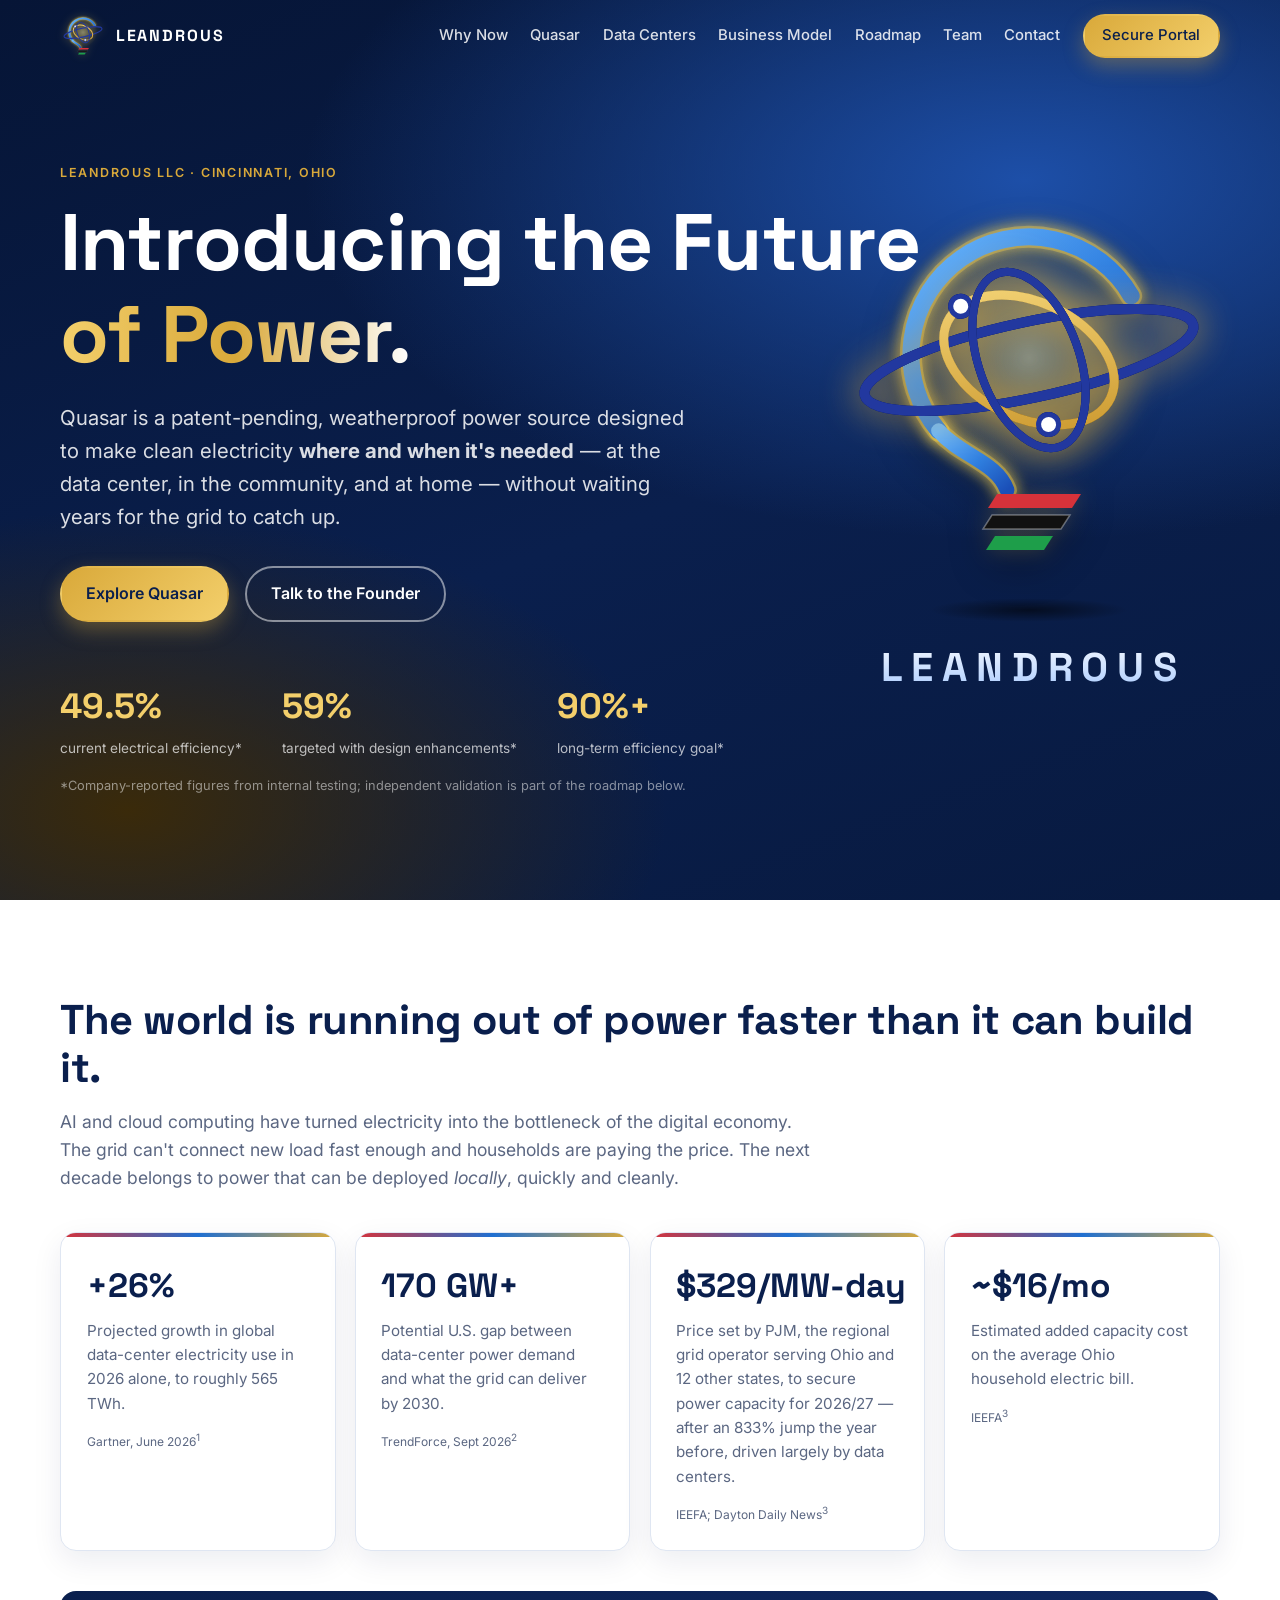
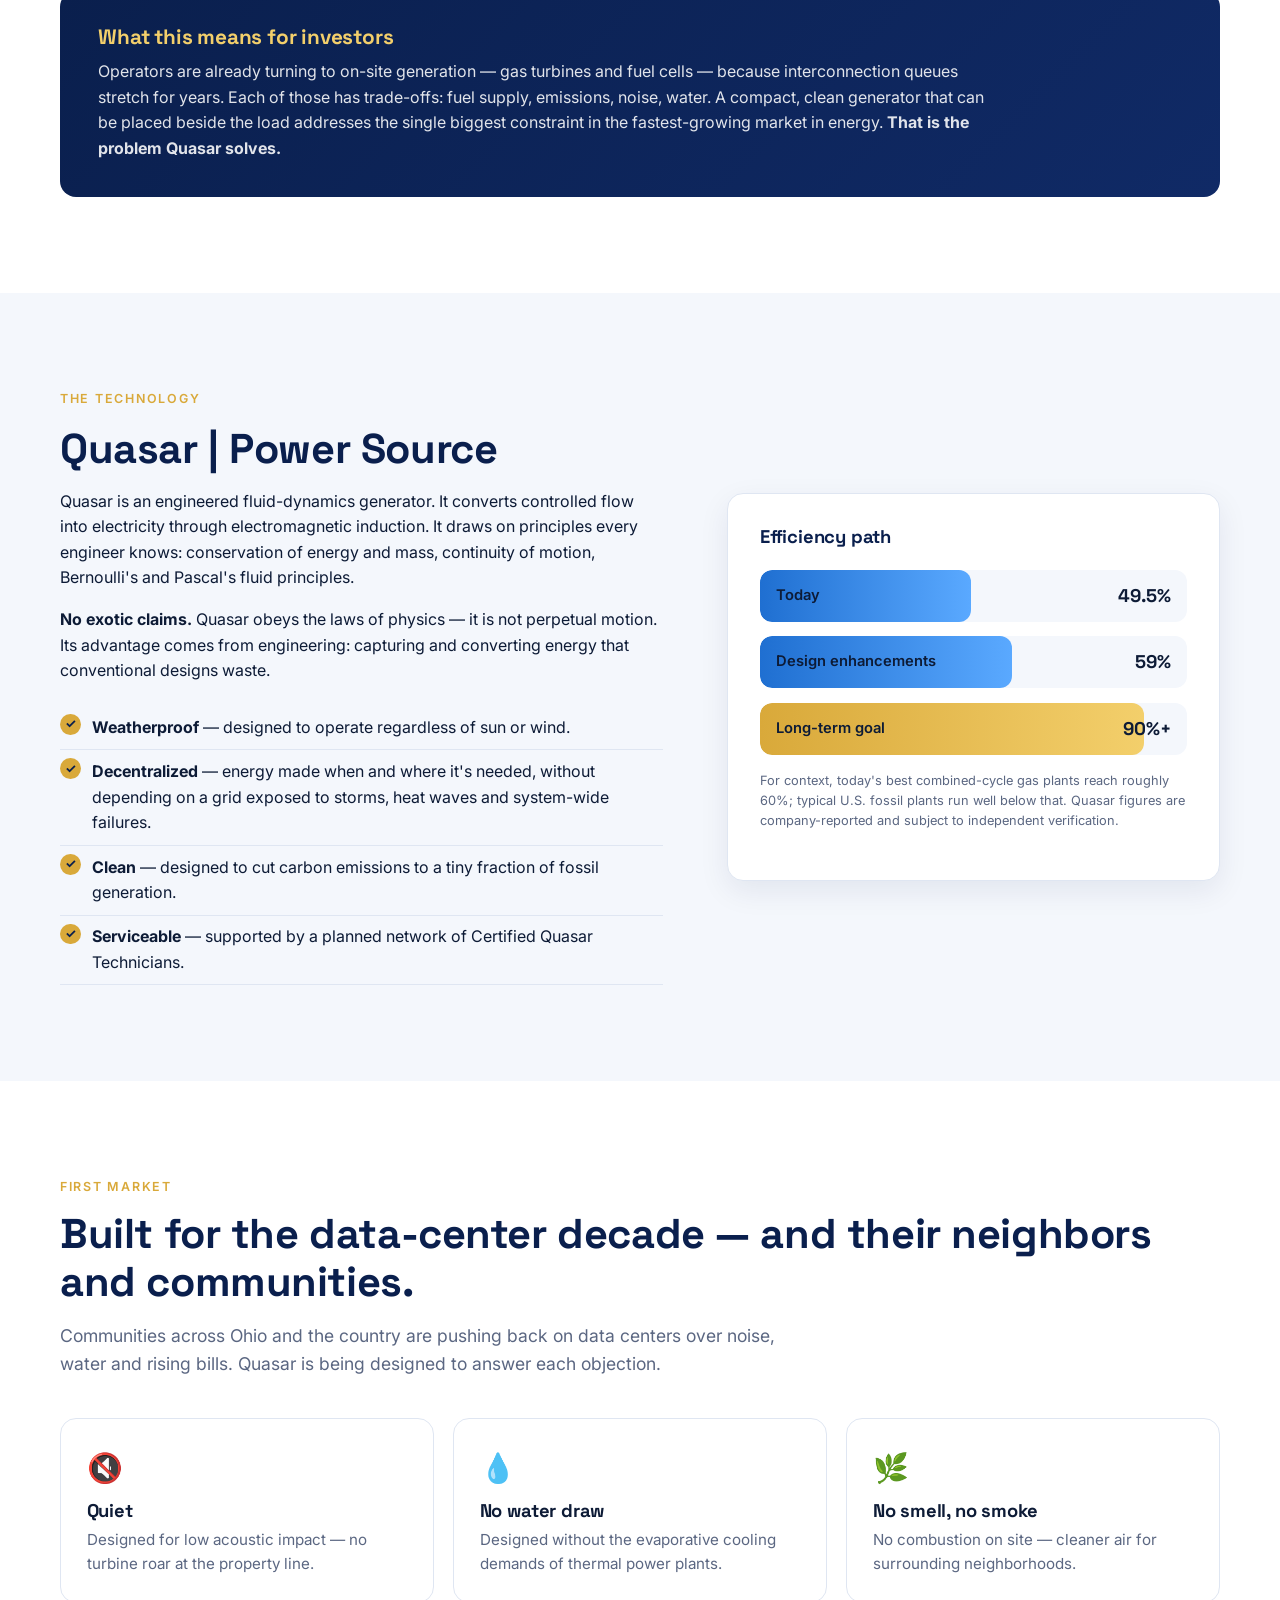
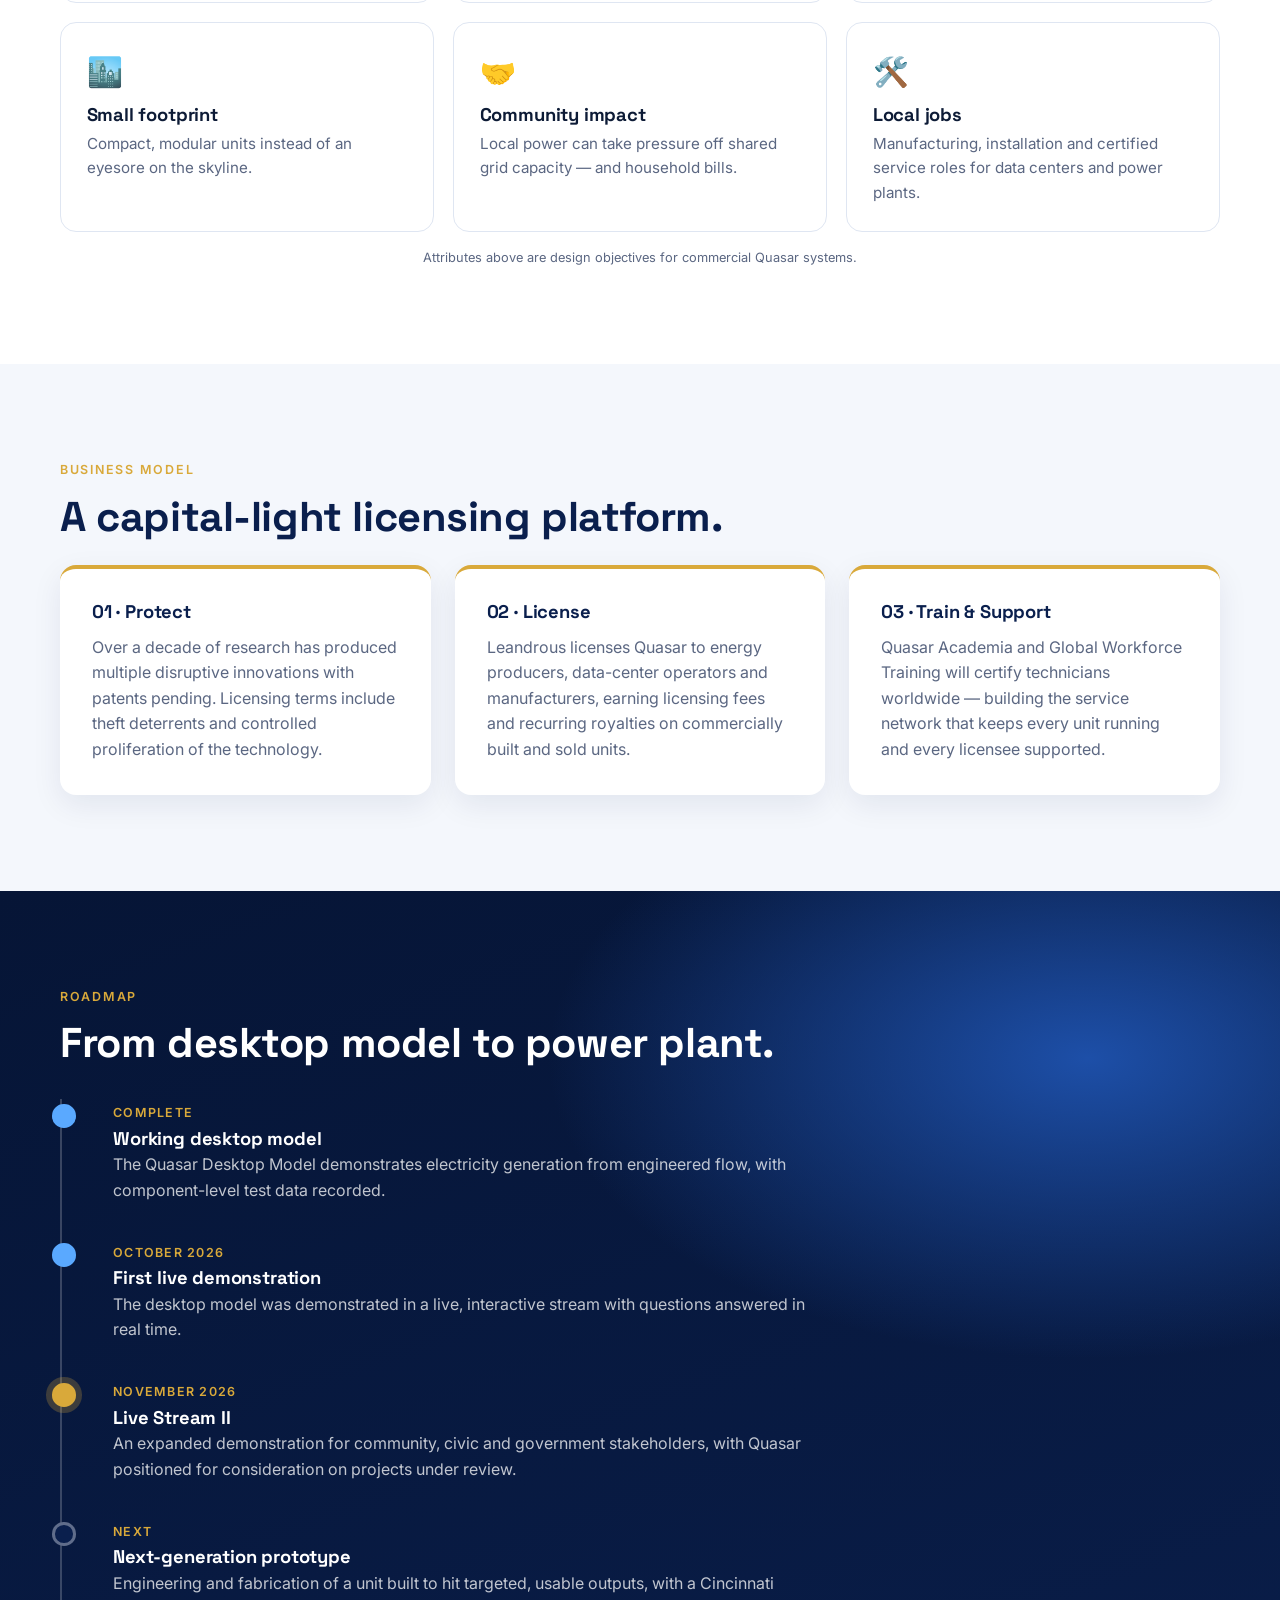
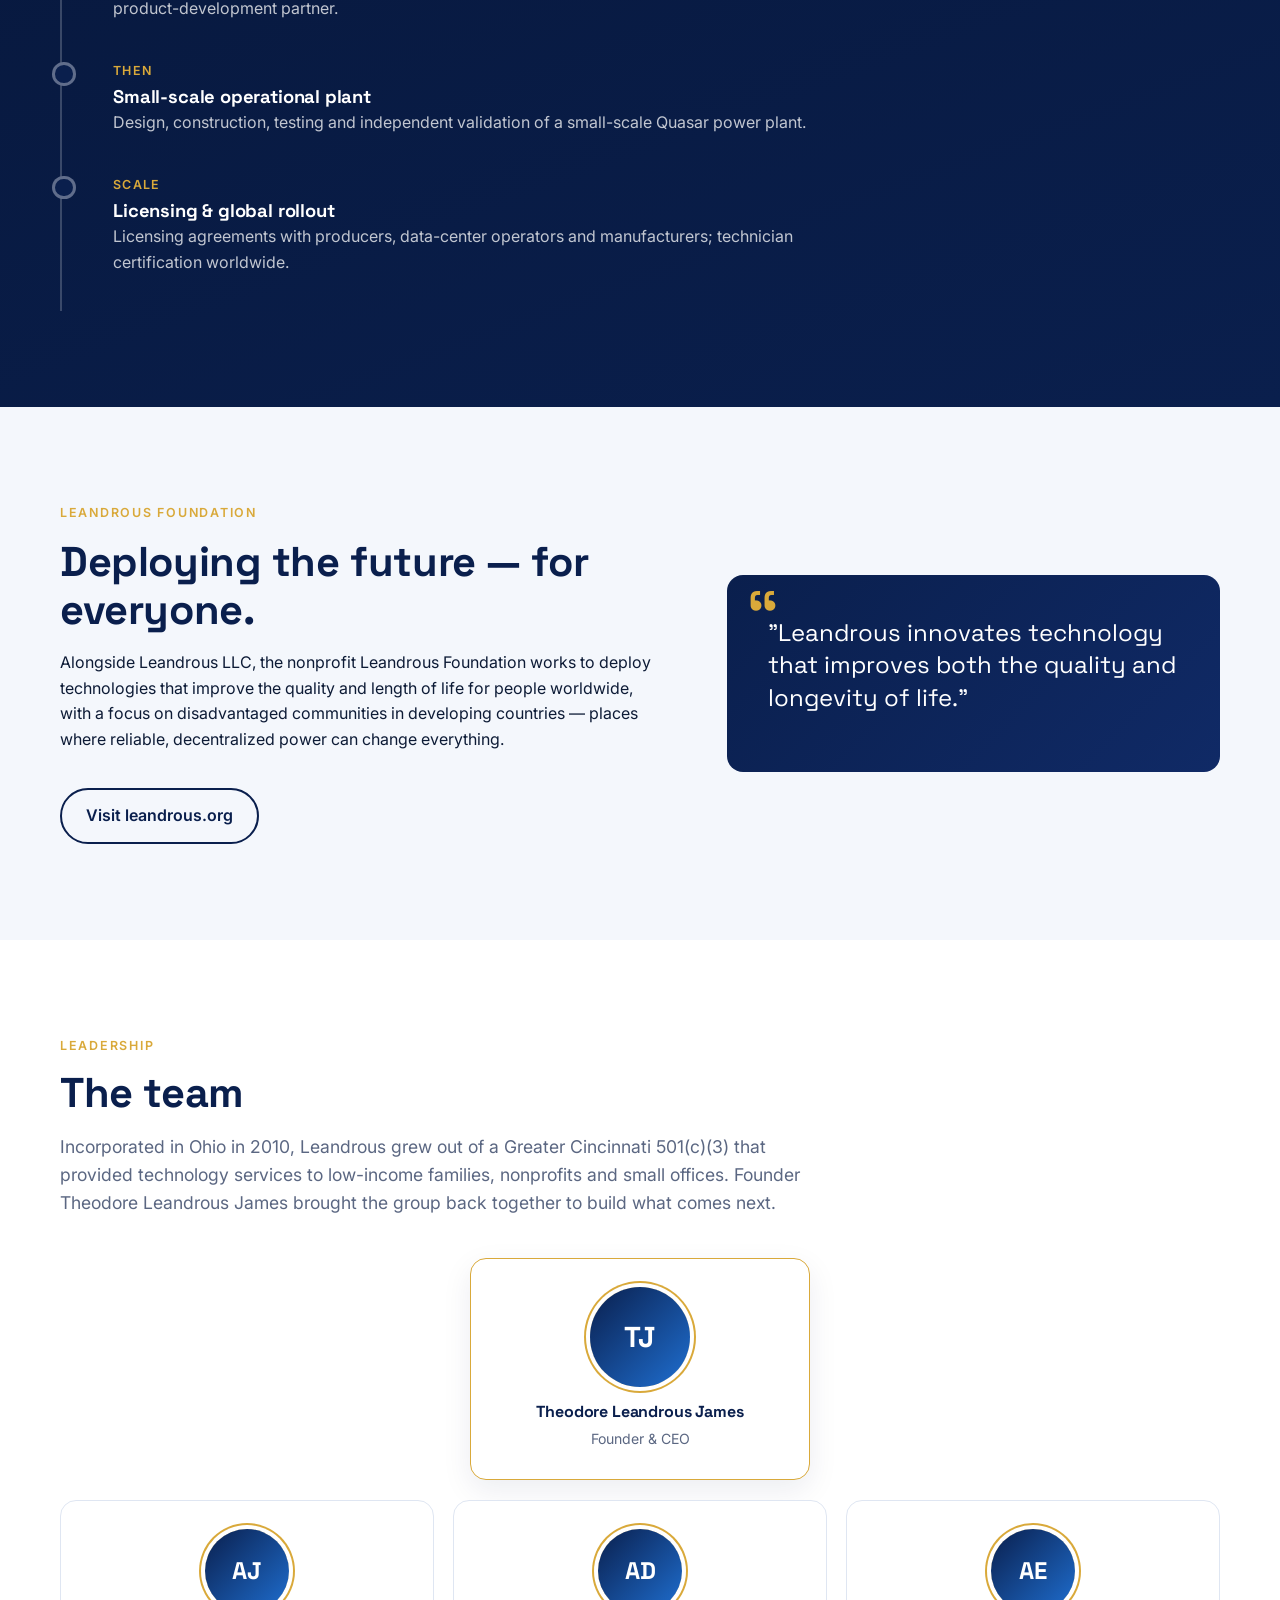
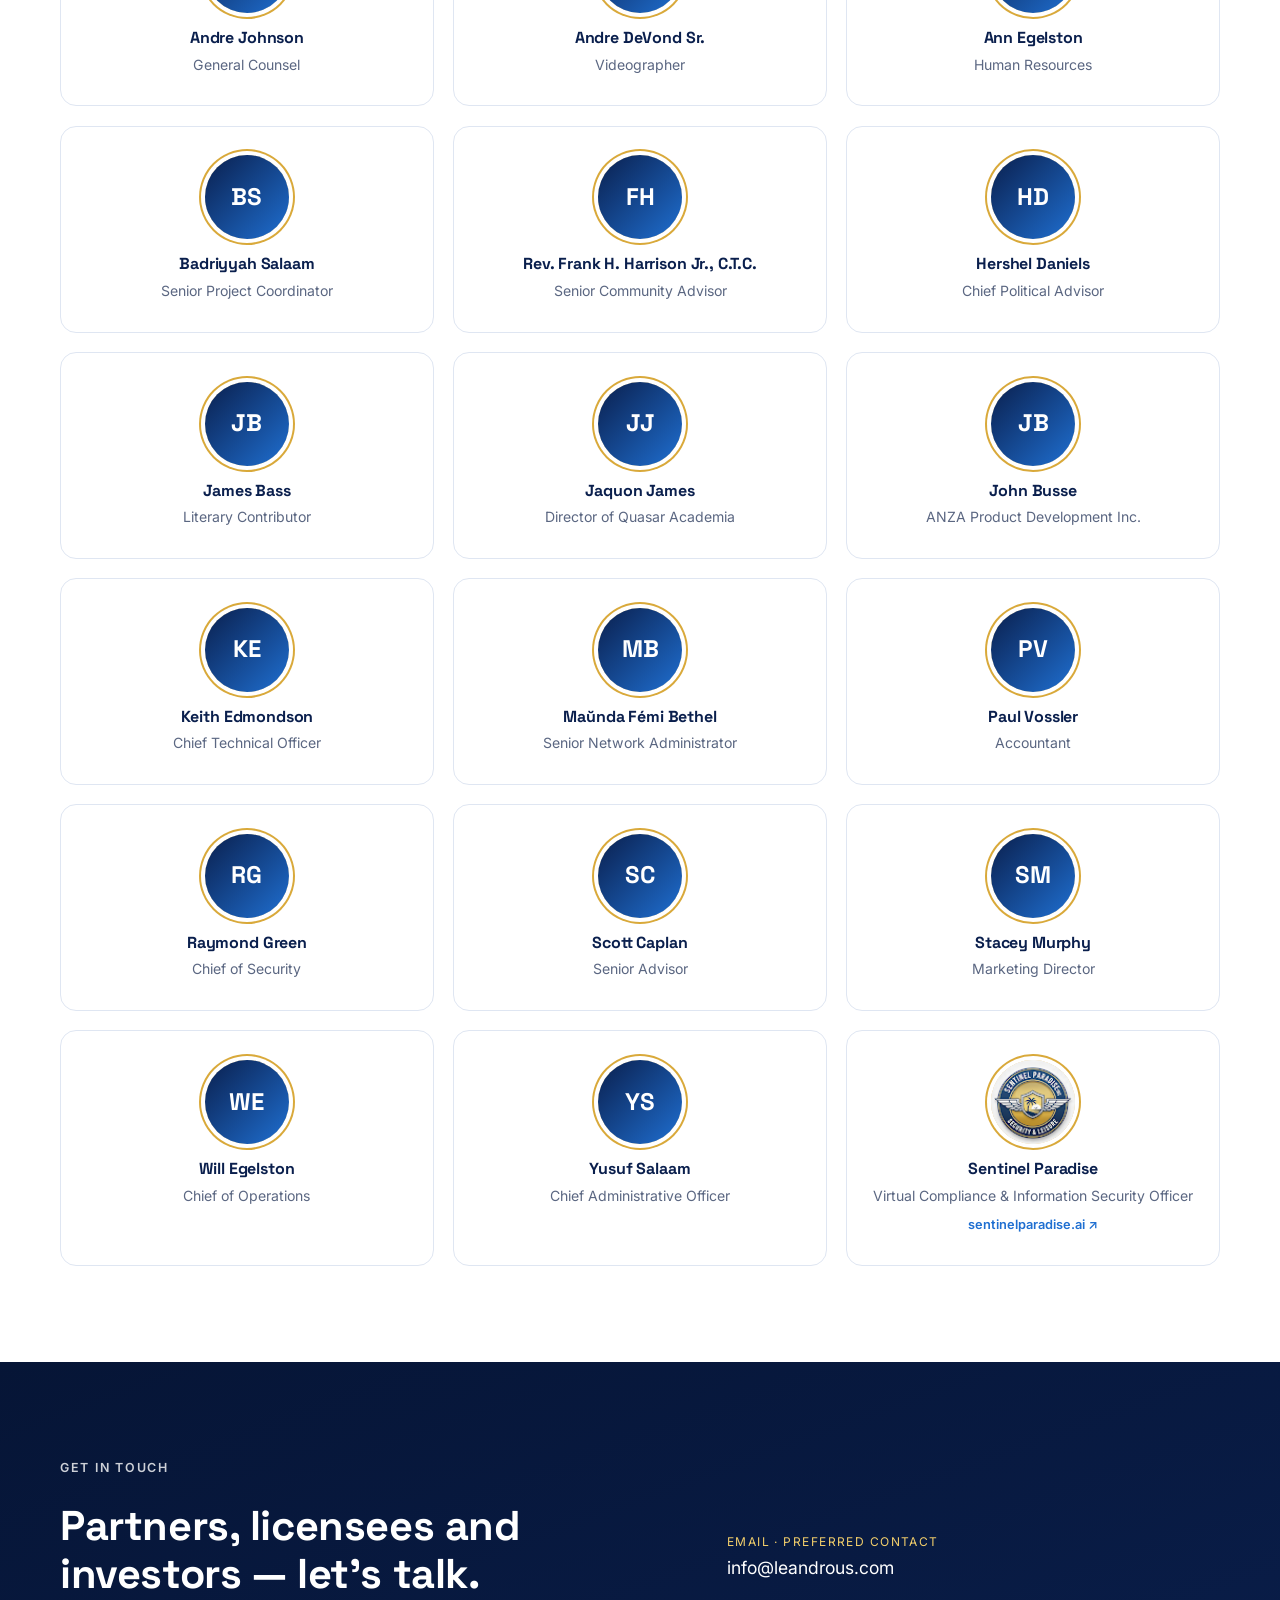
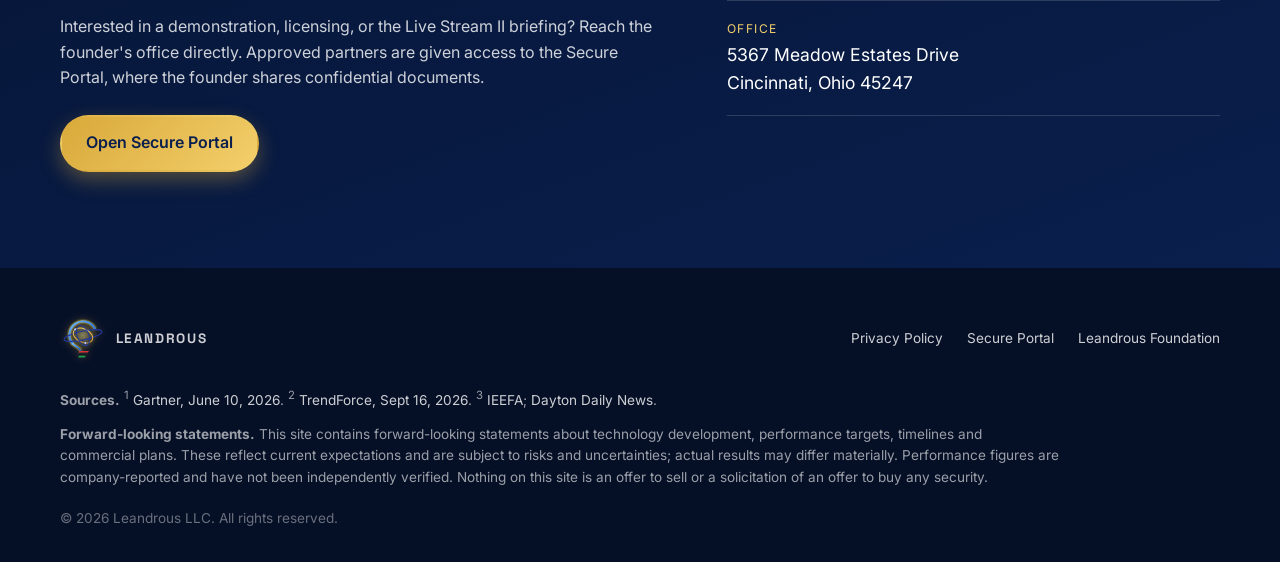
<file: index.html>
<!DOCTYPE html>
<html lang="en">
<head>
  <meta charset="utf-8">
  <meta name="viewport" content="width=device-width, initial-scale=1">
  <title>Leandrous | Quasar — Power Made Where It's Needed</title>
  <meta name="description" content="Leandrous LLC is developing Quasar, a patent-pending, weatherproof power source designed to generate clean electricity where and when it is needed — for data centers, communities and homes.">
  <meta property="og:title" content="Leandrous | Introducing the Future">
  <meta property="og:description" content="Quasar: patent-pending, decentralized clean power for an energy-hungry decade.">
  <meta property="og:image" content="assets/logo.png">
  <link rel="icon" href="assets/logo.png">
  <link rel="preconnect" href="https://fonts.googleapis.com">
  <link rel="preconnect" href="https://fonts.gstatic.com" crossorigin>
  <link href="https://fonts.googleapis.com/css2?family=Inter:wght@400;500;600;700&family=Space+Grotesk:wght@500;600;700&display=swap" rel="stylesheet">
  <link rel="stylesheet" href="styles.css?v=14">
</head>
<body>
<svg width="0" height="0" style="position:absolute" aria-hidden="true">
  <defs>
    <linearGradient id="ldrBulb" x1="0" y1="0" x2="1" y2="1">
      <stop offset="0" stop-color="#6bb8ff"/><stop offset=".55" stop-color="#2f7fe0"/><stop offset="1" stop-color="#1a4fb8"/>
    </linearGradient>
    <linearGradient id="ldrGold" x1="0" y1="0" x2="1" y2="1">
      <stop offset="0" stop-color="#f6d77a"/><stop offset="1" stop-color="#c9952a"/>
    </linearGradient>
    <radialGradient id="ldrLight" cx=".5" cy=".5" r=".5"><stop offset="0" stop-color="#fff3a6" stop-opacity=".55"/><stop offset=".6" stop-color="#ffd84a" stop-opacity=".18"/><stop offset="1" stop-color="#ffd84a" stop-opacity="0"/></radialGradient>
    <filter id="ldrGlow" x="-40%" y="-40%" width="180%" height="180%"><feGaussianBlur stdDeviation="7" result="b"/><feMerge><feMergeNode in="b"/><feMergeNode in="b"/><feMergeNode in="SourceGraphic"/></feMerge></filter>
    <symbol id="ldr-shell" viewBox="0 0 400 400">
      <!-- inner light -->
      <circle cx="200" cy="168" r="128" fill="url(#ldrLight)"><animate attributeName="opacity" values=".7;1;.7" dur="3s" repeatCount="indefinite"/></circle>
      <!-- glowing bulb outline -->
      <g filter="url(#ldrGlow)">
        <path d="M109.6 240.8 A118 118 0 1 1 302.2 106" fill="none" stroke="#ffd84a" stroke-width="22" opacity=".35" stroke-linecap="round"/>
        <path d="M109.6 240.8 C132 266 168 272 178 300" fill="none" stroke="#ffd84a" stroke-width="20" opacity=".35" stroke-linecap="round"/>
      </g>
      <path d="M109.6 240.8 A118 118 0 1 1 302.2 106" fill="none" stroke="url(#ldrBulb)" stroke-width="17" stroke-linecap="round"/>
      <path d="M109.6 240.8 C132 266 168 272 178 300" fill="none" stroke="url(#ldrBulb)" stroke-width="15" stroke-linecap="round"/>
      <!-- base stripes -->
      <path d="M168 304 H252 L243 318 H159 Z" fill="#d6323a"/>
      <path d="M163 325 H241 L232 339 H154 Z" fill="#111111" stroke="rgba(255,255,255,.35)" stroke-width="1.5"/>
      <path d="M166 346 H224 L215 360 H157 Z" fill="#1e9e4a"/>
    </symbol>
    <symbol id="ldr-ringA" viewBox="0 0 400 400" overflow="visible">
      <g transform="translate(200 170) rotate(-12)"><path d="M-168 0 A168 38 0 1 1 168 0 A168 38 0 1 1 -168 0" fill="none" stroke="#22389f" stroke-width="10"/></g>
    </symbol>
    <symbol id="ldr-ringB" viewBox="0 0 400 400" overflow="visible">
      <g transform="translate(200 170) rotate(25)">
        <path d="M-90 0 A90 58 0 1 1 90 0 A90 58 0 1 1 -90 0" fill="none" stroke="url(#ldrGold)" stroke-width="9"/>
        <circle cx="-84.6" cy="-19.8" r="10" fill="#fff" stroke="#22389f" stroke-width="5"/>
        <circle cx="45" cy="50.2" r="10" fill="#fff" stroke="#22389f" stroke-width="5"/>
      </g>
    </symbol>
    <symbol id="ldr-ringC" viewBox="0 0 400 400" overflow="visible">
      <g transform="translate(200 170) rotate(70)"><path d="M-92 0 A92 50 0 1 1 92 0 A92 50 0 1 1 -92 0" fill="none" stroke="#22389f" stroke-width="8"/></g>
    </symbol>
  </defs>
</svg>

<header class="nav" id="top">
  <div class="wrap nav-inner">
    <a href="./" class="brand"><span class="brand-logo" role="img" aria-label="Leandrous logo"><svg viewBox="0 0 400 400"><use href="#ldr-shell"/></svg><svg class="brand-ring ringA" viewBox="0 0 400 400"><use href="#ldr-ringA"/></svg><svg class="brand-ring ringB" viewBox="0 0 400 400"><use href="#ldr-ringB"/></svg><svg class="brand-ring ringC" viewBox="0 0 400 400"><use href="#ldr-ringC"/></svg></span><span>LEANDROUS</span></a>
    <button class="nav-toggle" aria-label="Open menu" aria-expanded="false">☰</button>
    <nav class="nav-links">
      <a href="#why-now">Why Now</a>
      <a href="#quasar">Quasar</a>
      <a href="#data-centers">Data Centers</a>
      <a href="#model">Business Model</a>
      <a href="#roadmap">Roadmap</a>
      <a href="#team">Team</a>
      <a href="#contact">Contact</a>
      <a href="secure.html" class="btn btn-small btn-gold">Secure Portal</a>
    </nav>
  </div>
</header>

<main>

<!-- HERO -->
<section class="hero">
  <div class="hero-logo" aria-hidden="true">
    <div class="float"><div class="bulb"><svg class="shell" viewBox="0 0 400 400"><use href="#ldr-shell"/></svg><div class="core"><div class="ring ringA"><svg class="layer" style="--z:-3px;--b:1" viewBox="0 0 400 400"><use href="#ldr-ringA"/></svg><svg class="layer" style="--z:0px;--b:.5" viewBox="0 0 400 400"><use href="#ldr-ringA"/></svg><svg class="layer" style="--z:3px;--b:1" viewBox="0 0 400 400"><use href="#ldr-ringA"/></svg></div><div class="ring ringB"><svg class="layer" style="--z:-3px;--b:1" viewBox="0 0 400 400"><use href="#ldr-ringB"/></svg><svg class="layer" style="--z:0px;--b:.5" viewBox="0 0 400 400"><use href="#ldr-ringB"/></svg><svg class="layer" style="--z:3px;--b:1" viewBox="0 0 400 400"><use href="#ldr-ringB"/></svg></div><div class="ring ringC"><svg class="layer" style="--z:-3px;--b:1" viewBox="0 0 400 400"><use href="#ldr-ringC"/></svg><svg class="layer" style="--z:0px;--b:.5" viewBox="0 0 400 400"><use href="#ldr-ringC"/></svg><svg class="layer" style="--z:3px;--b:1" viewBox="0 0 400 400"><use href="#ldr-ringC"/></svg></div></div></div></div>
    <div class="ground"></div>
    <div class="wordmark">LEANDROUS</div>
  </div>
  <div class="wrap hero-inner">
    <p class="eyebrow">Leandrous LLC · Cincinnati, Ohio</p>
    <h1>Introducing the Future<br><span class="grad">of Power.</span></h1>
    <p class="lead">Quasar is a patent-pending, weatherproof power source designed to make clean electricity
      <strong>where and when it's needed</strong> — at the data center, in the community, and at home —
      without waiting years for the grid to catch up.</p>
    <div class="cta-row">
      <a href="#quasar" class="btn btn-gold">Explore Quasar</a>
      <a href="#contact" class="btn btn-ghost">Talk to the Founder</a>
    </div>
    <ul class="hero-stats">
      <li><b>49.5%</b><span>current electrical efficiency*</span></li>
      <li><b>59%</b><span>targeted with design enhancements*</span></li>
      <li><b>90%+</b><span>long-term efficiency goal*</span></li>
    </ul>
    <p class="fine">*Company-reported figures from internal testing; independent validation is part of the roadmap below.</p>
  </div>
</section>

<!-- WHY NOW -->
<section id="why-now" class="section">
  <div class="wrap">
    <h2>The world is running out of power faster than it can build it.</h2>
    <p class="section-lead">AI and cloud computing have turned electricity into the bottleneck of the digital economy.
      The grid can't connect new load fast enough and households are paying the price. The next decade belongs
      to power that can be deployed <em>locally</em>, quickly and cleanly.</p>

    <div class="stat-grid">
      <article class="stat">
        <b>+26%</b>
        <p>Projected growth in global data-center electricity use in 2026 alone, to roughly 565 TWh.</p>
        <cite>Gartner, June 2026<sup>1</sup></cite>
      </article>
      <article class="stat">
        <b>170 GW+</b>
        <p>Potential U.S. gap between data-center power demand and what the grid can deliver by 2030.</p>
        <cite>TrendForce, Sept 2026<sup>2</sup></cite>
      </article>
      <article class="stat">
        <b>$329/MW‑day</b>
        <p>Price set by PJM, the regional grid operator serving Ohio and 12 other states, to secure power capacity for 2026/27 — after an 833% jump the year before, driven largely by data centers.</p>
        <cite>IEEFA; Dayton Daily News<sup>3</sup></cite>
      </article>
      <article class="stat">
        <b>~$16/mo</b>
        <p>Estimated added capacity cost on the average Ohio household electric bill.</p>
        <cite>IEEFA<sup>3</sup></cite>
      </article>
    </div>

    <div class="callout">
      <h3>What this means for investors</h3>
      <p>Operators are already turning to on-site generation — gas turbines and fuel cells — because interconnection
        queues stretch for years. Each of those has trade-offs: fuel supply, emissions, noise, water. A compact,
        clean generator that can be placed beside the load addresses the single biggest constraint in the
        fastest-growing market in energy. <strong>That is the problem Quasar solves.</strong></p>
    </div>
  </div>
</section>

<!-- QUASAR -->
<section id="quasar" class="section alt">
  <div class="wrap two-col">
    <div>
      <p class="eyebrow">The technology</p>
      <h2>Quasar | Power Source</h2>
      <p>Quasar is an engineered fluid-dynamics generator. It converts controlled flow into electricity through
        electromagnetic induction. It draws on principles every engineer knows: conservation of energy and mass,
        continuity of motion, Bernoulli's and Pascal's fluid principles.</p>
      <p><strong>No exotic claims.</strong> Quasar obeys the laws of physics — it is not perpetual motion. Its advantage
        comes from engineering: capturing and converting energy that conventional designs waste.</p>
      <ul class="checks">
        <li><b>Weatherproof</b> — designed to operate regardless of sun or wind.</li>
        <li><b>Decentralized</b> — energy made when and where it's needed, without depending on a grid exposed to storms, heat waves and system-wide failures.</li>
        <li><b>Clean</b> — designed to cut carbon emissions to a tiny fraction of fossil generation.</li>
        <li><b>Serviceable</b> — supported by a planned network of Certified Quasar Technicians.</li>
      </ul>
    </div>
    <div class="eff-card">
      <h3>Efficiency path</h3>
      <div class="bar"><span style="--w:49.5%"></span><label>Today<b>49.5%</b></label></div>
      <div class="bar"><span style="--w:59%"></span><label>Design enhancements<b>59%</b></label></div>
      <div class="bar goal"><span style="--w:90%"></span><label>Long-term goal<b>90%+</b></label></div>
      <p class="fine">For context, today's best combined-cycle gas plants reach roughly 60%; typical U.S. fossil plants run well below that.
        Quasar figures are company-reported and subject to independent verification.</p>
    </div>
  </div>
</section>

<!-- DATA CENTERS -->
<section id="data-centers" class="section">
  <div class="wrap">
    <p class="eyebrow">First market</p>
    <h2>Built for the data-center decade — and their neighbors and communities.</h2>
    <p class="section-lead">Communities across Ohio and the country are pushing back on data centers over noise, water and
      rising bills. Quasar is being designed to answer each objection.</p>
    <div class="card-grid">
      <article class="card"><span class="ic">🔇</span><h3>Quiet</h3><p>Designed for low acoustic impact — no turbine roar at the property line.</p></article>
      <article class="card"><span class="ic">💧</span><h3>No water draw</h3><p>Designed without the evaporative cooling demands of thermal power plants.</p></article>
      <article class="card"><span class="ic">🌿</span><h3>No smell, no smoke</h3><p>No combustion on site — cleaner air for surrounding neighborhoods.</p></article>
      <article class="card"><span class="ic">🏙️</span><h3>Small footprint</h3><p>Compact, modular units instead of an eyesore on the skyline.</p></article>
      <article class="card"><span class="ic">🤝</span><h3>Community impact</h3><p>Local power can take pressure off shared grid capacity — and household bills.</p></article>
      <article class="card"><span class="ic">🛠️</span><h3>Local jobs</h3><p>Manufacturing, installation and certified service roles for data centers and power plants.</p></article>
    </div>
    <p class="fine center">Attributes above are design objectives for commercial Quasar systems.</p>
  </div>
</section>

<!-- BUSINESS MODEL -->
<section id="model" class="section alt">
  <div class="wrap">
    <p class="eyebrow">Business model</p>
    <h2>A capital-light licensing platform.</h2>
    <div class="three-col">
      <article>
        <h3>01 · Protect</h3>
        <p>Over a decade of research has produced multiple disruptive innovations with patents pending. Licensing terms include
          theft deterrents and controlled proliferation of the technology.</p>
      </article>
      <article>
        <h3>02 · License</h3>
        <p>Leandrous licenses Quasar to energy producers, data-center operators and manufacturers, earning licensing fees and
          recurring royalties on commercially built and sold units.</p>
      </article>
      <article>
        <h3>03 · Train &amp; Support</h3>
        <p>Quasar Academia and Global Workforce Training will certify technicians worldwide — building the service network that
          keeps every unit running and every licensee supported.</p>
      </article>
    </div>
  </div>
</section>

<!-- ROADMAP -->
<section id="roadmap" class="section roadmap">
  <div class="wrap">
    <p class="eyebrow">Roadmap</p>
    <h2>From desktop model to power plant.</h2>
    <ol class="timeline">
      <li class="done"><span>Complete</span><h3>Working desktop model</h3><p>The Quasar Desktop Model demonstrates electricity generation from engineered flow, with component-level test data recorded.</p></li>
      <li class="done"><span>October 2026</span><h3>First live demonstration</h3><p>The desktop model was demonstrated in a live, interactive stream with questions answered in real time.</p></li>
      <li class="now"><span>November 2026</span><h3>Live Stream II</h3><p>An expanded demonstration for community, civic and government stakeholders, with Quasar positioned for consideration on projects under review.</p></li>
      <li><span>Next</span><h3>Next-generation prototype</h3><p>Engineering and fabrication of a unit built to hit targeted, usable outputs, with a Cincinnati product-development partner.</p></li>
      <li><span>Then</span><h3>Small-scale operational plant</h3><p>Design, construction, testing and independent validation of a small-scale Quasar power plant.</p></li>
      <li><span>Scale</span><h3>Licensing &amp; global rollout</h3><p>Licensing agreements with producers, data-center operators and manufacturers; technician certification worldwide.</p></li>
    </ol>
  </div>
</section>

<!-- FOUNDATION -->
<section class="section alt foundation">
  <div class="wrap two-col">
    <div>
      <p class="eyebrow">Leandrous Foundation</p>
      <h2>Deploying the future — for everyone.</h2>
      <p>Alongside Leandrous LLC, the nonprofit Leandrous Foundation works to deploy technologies that improve the quality and
        length of life for people worldwide, with a focus on disadvantaged communities in developing countries — places where
        reliable, decentralized power can change everything.</p>
      <a class="btn btn-ghost-dark" href="https://leandrous.org" rel="noopener">Visit leandrous.org</a>
    </div>
    <div class="quote">
      <p>"Leandrous innovates technology that improves both the quality and longevity of life."</p>
    </div>
  </div>
</section>

<!-- TEAM -->
<section id="team" class="section">
  <div class="wrap">
    <p class="eyebrow">Leadership</p>
    <h2>The team</h2>
    <p class="section-lead">Incorporated in Ohio in 2010, Leandrous grew out of a Greater Cincinnati 501(c)(3) that provided
      technology services to low-income families, nonprofits and small offices. Founder Theodore Leandrous James brought the group
      back together to build what comes next.</p>
    <div class="founder-row"><article class="member founder"><div class="avatar">TJ</div><h3>Theodore Leandrous James</h3><p>Founder &amp; CEO</p></article></div>
    <div class="team-grid">
      <article class="member"><div class="avatar">AJ</div><h3>Andre Johnson</h3><p>General Counsel</p></article>
      <article class="member"><div class="avatar">AD</div><h3>Andre DeVond Sr.</h3><p>Videographer</p></article>
      <article class="member"><div class="avatar">AE</div><h3>Ann Egelston</h3><p>Human Resources</p></article>
      <article class="member"><div class="avatar">BS</div><h3>Badriyyah Salaam</h3><p>Senior Project Coordinator</p></article>
      <article class="member"><div class="avatar">FH</div><h3>Rev. Frank H. Harrison Jr., C.T.C.</h3><p>Senior Community Advisor</p></article>
      <article class="member"><div class="avatar">HD</div><h3>Hershel Daniels</h3><p>Chief Political Advisor</p></article>
      <article class="member"><div class="avatar">JB</div><h3>James Bass</h3><p>Literary Contributor</p></article>
      <article class="member"><div class="avatar">JJ</div><h3>Jaquon James</h3><p>Director of Quasar Academia</p></article>
      <article class="member"><div class="avatar">JB</div><h3>John Busse</h3><p>ANZA Product Development Inc.</p></article>
      <article class="member"><div class="avatar">KE</div><h3>Keith Edmondson</h3><p>Chief Technical Officer</p></article>
      <article class="member"><div class="avatar">MB</div><h3>Maŭnda Fémi Bethel</h3><p>Senior Network Administrator</p></article>
      <article class="member"><div class="avatar">PV</div><h3>Paul Vossler</h3><p>Accountant</p></article>
      <article class="member"><div class="avatar">RG</div><h3>Raymond Green</h3><p>Chief of Security</p></article>
      <article class="member"><div class="avatar">SC</div><h3>Scott Caplan</h3><p>Senior Advisor</p></article>
      <article class="member"><div class="avatar">SM</div><h3>Stacey Murphy</h3><p>Marketing Director</p></article>
      <article class="member"><div class="avatar">WE</div><h3>Will Egelston</h3><p>Chief of Operations</p></article>
      <article class="member"><div class="avatar">YS</div><h3>Yusuf Salaam</h3><p>Chief Administrative Officer</p></article>

      <article class="member partner"><a href="https://www.sentinelparadise.ai" target="_blank" rel="noopener"><img class="avatar-logo" src="assets/sentinel-paradise-logo.png" alt="Sentinel Paradise logo" width="84" height="84"><h3>Sentinel Paradise</h3><p>Virtual Compliance &amp; Information Security Officer</p><span class="ext">sentinelparadise.ai ↗</span></a></article>
    </div>
  </div>
</section>

<!-- CONTACT -->
<section id="contact" class="section contact">
  <div class="wrap two-col">
    <div>
      <p class="eyebrow">Get in touch</p>
      <h2>Partners, licensees and investors — let's talk.</h2>
      <p>Interested in a demonstration, licensing, or the Live Stream II briefing? Reach the founder's office directly.
        Approved partners are given access to the Secure Portal, where the founder shares confidential documents.</p>
      <a href="secure.html" class="btn btn-gold">Open Secure Portal</a>
    </div>
    <ul class="contact-list">
      <li><span>Email · preferred contact</span><a href="mailto:info@leandrous.com">info@leandrous.com</a></li>
      <li><span>Office</span>5367 Meadow Estates Drive<br>Cincinnati, Ohio 45247</li>
    </ul>
  </div>
</section>

</main>

<footer class="footer">
  <div class="wrap">
    <div class="foot-top">
      <a href="./" class="brand"><span class="brand-logo" aria-hidden="true"><svg viewBox="0 0 400 400"><use href="#ldr-shell"/></svg><svg class="brand-ring ringA" viewBox="0 0 400 400"><use href="#ldr-ringA"/></svg><svg class="brand-ring ringB" viewBox="0 0 400 400"><use href="#ldr-ringB"/></svg><svg class="brand-ring ringC" viewBox="0 0 400 400"><use href="#ldr-ringC"/></svg></span><span>LEANDROUS</span></a>
      <nav><a href="privacy.html">Privacy Policy</a><a href="secure.html">Secure Portal</a><a href="https://leandrous.org" rel="noopener">Leandrous Foundation</a></nav>
    </div>
    <div class="sources">
      <p><b>Sources.</b>
        <sup>1</sup> <a href="https://www.gartner.com/en/newsroom/press-releases/2026-06-10-gartner-says-data-center-electricity-demand-to-grow-26-percent-in-2026" rel="noopener">Gartner, June 10, 2026</a>.
        <sup>2</sup> <a href="https://www.trendforce.com/presscenter/news/20260916-13237.html" rel="noopener">TrendForce, Sept 16, 2026</a>.
        <sup>3</sup> <a href="https://ieefa.org/resources/projected-data-center-growth-spurs-pjm-capacity-prices-factor-10" rel="noopener">IEEFA</a>;
        <a href="https://daytondailynews.com/local/data-centers-driving-up-regional-electric-costs-study-finds/P3HUUWAMMBFJVOTBD4GL4PKMPU" rel="noopener">Dayton Daily News</a>.</p>
      <p><b>Forward-looking statements.</b> This site contains forward-looking statements about technology development, performance
        targets, timelines and commercial plans. These reflect current expectations and are subject to risks and uncertainties;
        actual results may differ materially. Performance figures are company-reported and have not been independently verified.
        Nothing on this site is an offer to sell or a solicitation of an offer to buy any security.</p>
    </div>
    <p class="copy">© 2026 Leandrous LLC. All rights reserved.</p>
  </div>
</footer>

<script src="main.js?v=14"></script>
</body>
</html>
</file>
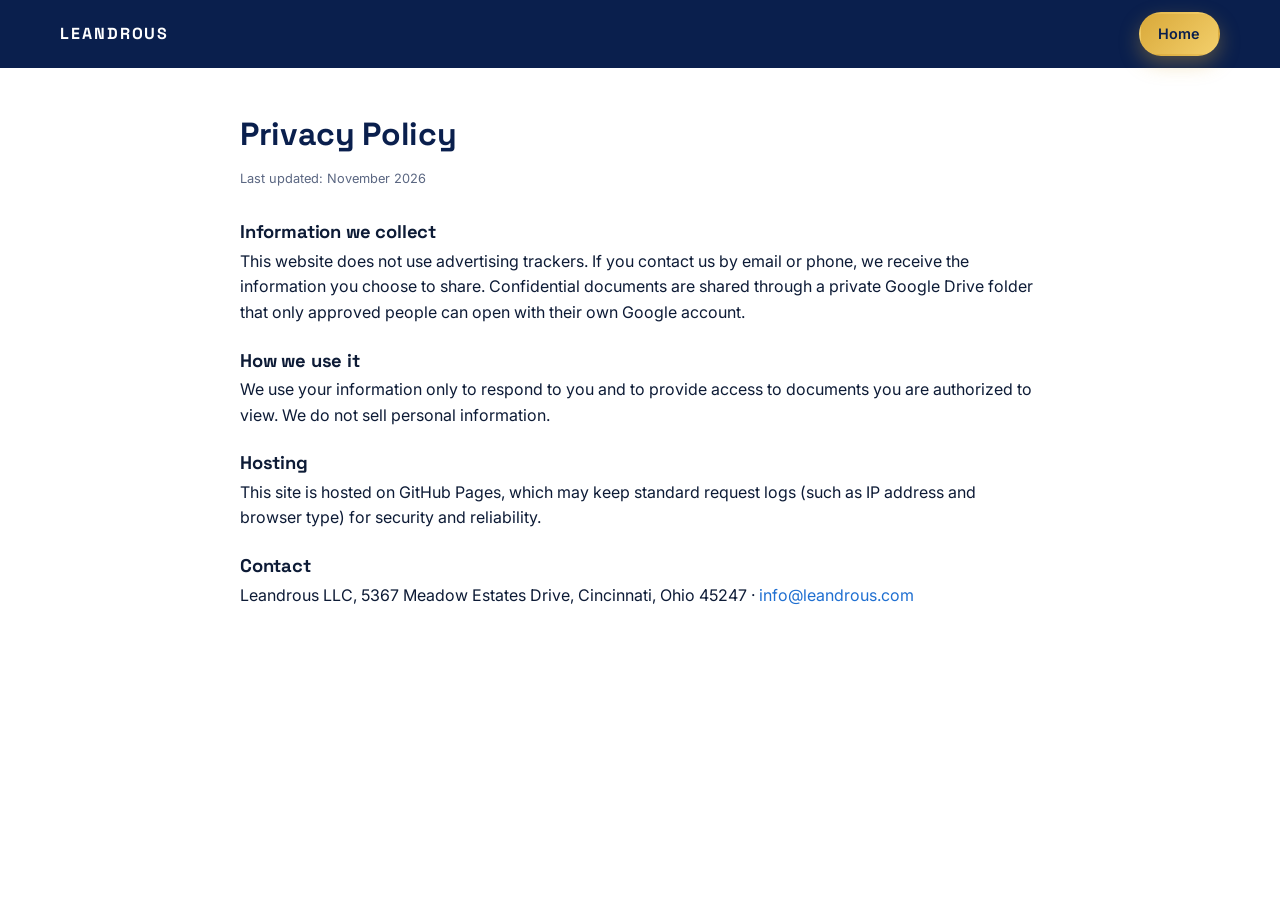
<file: privacy.html>
<!DOCTYPE html>
<html lang="en">
<head>
  <meta charset="utf-8">
  <meta name="viewport" content="width=device-width, initial-scale=1">
  <title>Privacy Policy | Leandrous</title>
  <link rel="icon" href="assets/logo.png">
  <link href="https://fonts.googleapis.com/css2?family=Inter:wght@400;500;600;700&family=Space+Grotesk:wght@600;700&display=swap" rel="stylesheet">
  <link rel="stylesheet" href="styles.css?v=4">
</head>
<body>
  <header class="portal-top"><div class="wrap nav-inner"><a href="./" class="brand"><img src="assets/logo.png" alt=""><span>LEANDROUS</span></a><a href="./" class="btn btn-small btn-gold">Home</a></div></header>
  <main class="portal-main"><div class="wrap" style="max-width:800px">
    <h1>Privacy Policy</h1>
    <p class="fine">Last updated: November 2026</p>
    <h3 style="margin-top:2rem">Information we collect</h3>
    <p>This website does not use advertising trackers. If you contact us by email or phone, we receive the information you choose to share.
      Confidential documents are shared through a private Google Drive folder that only approved people can open with their own Google account.</p>
    <h3 style="margin-top:1.5rem">How we use it</h3>
    <p>We use your information only to respond to you and to provide access to documents you are authorized to view. We do not sell personal information.</p>
    <h3 style="margin-top:1.5rem">Hosting</h3>
    <p>This site is hosted on GitHub Pages, which may keep standard request logs (such as IP address and browser type) for security and reliability.</p>
    <h3 style="margin-top:1.5rem">Contact</h3>
    <p>Leandrous LLC, 5367 Meadow Estates Drive, Cincinnati, Ohio 45247 · <a href="mailto:info@leandrous.com">info@leandrous.com</a></p>
  </div></main>
</body>
</html>
</file>
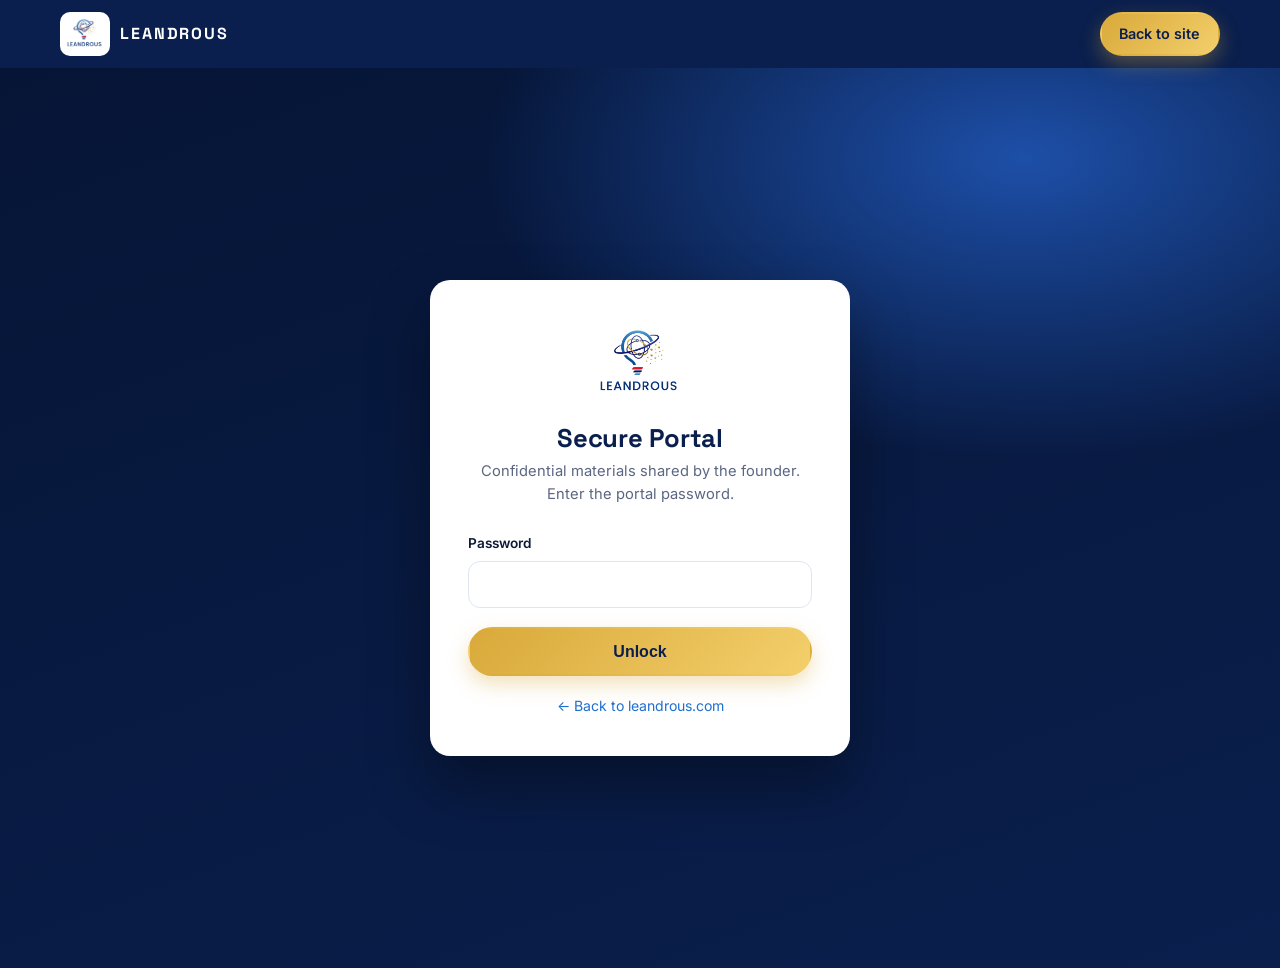
<file: secure.html>
<!DOCTYPE html>
<html lang="en">
<head>
  <meta charset="utf-8">
  <meta name="viewport" content="width=device-width, initial-scale=1">
  <meta name="robots" content="noindex, nofollow">
  <title>Secure Portal | Leandrous</title>
  <link rel="icon" href="assets/logo.png">
  <link href="https://fonts.googleapis.com/css2?family=Inter:wght@400;500;600;700&family=Space+Grotesk:wght@600;700&display=swap" rel="stylesheet">
  <link rel="stylesheet" href="styles.css?v=14">
  <style>
    .vault{display:none}
    .vault.open{display:block}
    .vault video{width:100%;border-radius:14px;background:#000;box-shadow:var(--shadow)}
    .vault h2{margin-top:2.5rem}
    .vault .card{margin-top:1rem}
    .contacts{display:grid;grid-template-columns:repeat(auto-fit,minmax(240px,1fr));gap:1rem;margin-top:1rem}
    .contacts .card a{font-weight:600}
    .progress{font-size:.9rem;color:var(--muted);margin-top:.8rem;text-align:center;display:none}
    .progress.show{display:block}
  </style>
</head>
<body>
  <header class="portal-top">
    <div class="wrap nav-inner">
      <a href="./" class="brand"><img src="assets/logo.png" alt="" style="display:block;height:44px;background:#fff;border-radius:10px;padding:2px"><span>LEANDROUS</span></a>
      <a href="./" class="btn btn-small btn-gold">Back to site</a>
    </div>
  </header>

  <main class="auth-page" id="gate">
    <form class="auth-card" id="unlock" autocomplete="off">
      <img src="assets/logo.png" alt="Leandrous">
      <h1>Secure Portal</h1>
      <p class="sub">Confidential materials shared by the founder. Enter the portal password.</p>
      <div class="auth-err" id="err" role="alert"></div>
      <label for="pw">Password</label>
      <input id="pw" type="password" autocomplete="current-password" required>
      <button class="btn btn-gold" type="submit">Unlock</button>
      <p class="progress" id="progress">Unlocking…</p>
      <a class="back" href="./">← Back to leandrous.com</a>
    </form>
  </main>

  <main class="portal-main vault" id="vault">
    <div class="wrap">
      <p class="eyebrow">Secure Portal</p>
      <h1>Founder's Briefing</h1>
      <p class="section-lead" style="margin-bottom:1.5rem">Confidential. Please do not record, forward or redistribute these materials.</p>
      <video id="video" controls playsinline preload="metadata"></video>
      <p class="fine" id="videoTitle"></p>

      <h2>Contact Us</h2>
      <div class="contacts" id="contacts"></div>

      <h2>Shared documents</h2>
      <div class="card"><p>Additional documents are shared in a private folder. Access is granted to approved partners by email.</p>
        <p style="margin-top:.8rem"><a id="docs" class="btn btn-gold" target="_blank" rel="noopener">Open document folder</a></p></div>
      <p class="notice">Forward-looking statements are subject to risks and uncertainties. Nothing here is an offer to sell or a solicitation of an offer to buy any security.</p>
    </div>
  </main>

<script>
// Files are AES-256-CBC encrypted (OpenSSL "Salted__" format, PBKDF2-SHA256).
// Nothing readable is stored on the server; the password never leaves the browser.
const ITER = 250000;
async function decrypt(buf, password) {
  const bytes = new Uint8Array(buf);
  const salt = bytes.slice(8, 16), data = bytes.slice(16);
  const base = await crypto.subtle.importKey('raw', new TextEncoder().encode(password), 'PBKDF2', false, ['deriveBits']);
  const bits = new Uint8Array(await crypto.subtle.deriveBits({ name: 'PBKDF2', salt, iterations: ITER, hash: 'SHA-256' }, base, 384));
  const key = await crypto.subtle.importKey('raw', bits.slice(0, 32), 'AES-CBC', false, ['decrypt']);
  return crypto.subtle.decrypt({ name: 'AES-CBC', iv: bits.slice(32, 48) }, key, data);
}
const esc = (s) => String(s).replace(/[&<>"']/g, (c) => ({ '&': '&amp;', '<': '&lt;', '>': '&gt;', '"': '&quot;', "'": '&#39;' }[c]));
const form = document.getElementById('unlock'), err = document.getElementById('err'), prog = document.getElementById('progress');
form.addEventListener('submit', async (e) => {
  e.preventDefault();
  err.classList.remove('show'); prog.classList.add('show');
  const btn = form.querySelector('button'); btn.disabled = true;
  const pw = document.getElementById('pw').value;
  try {
    const vaultBuf = await fetch('vault.bin', { cache: 'no-store' }).then((r) => r.arrayBuffer());
    let vault;
    try { vault = JSON.parse(new TextDecoder().decode(await decrypt(vaultBuf, pw))); }
    catch { throw new Error('bad'); }
    document.getElementById('gate').style.display = 'none';
    document.getElementById('vault').classList.add('open');
    document.getElementById('videoTitle').textContent = vault.video.title + ' · ' + vault.video.duration;
    document.getElementById('docs').href = vault.documentsUrl;
    document.getElementById('contacts').innerHTML = vault.contacts.map((c) =>
      `<div class="card"><h3>${esc(c.name)}</h3><p>${esc(c.role)}</p>` +
      (c.phone ? `<p><a href="tel:${esc(c.phone.replace(/[^0-9+]/g, ''))}">${esc(c.phone)}</a></p>` : '') +
      (c.email ? `<p><a href="mailto:${esc(c.email)}">${esc(c.email)}</a></p>` : '') + `</div>`).join('');
    const chunks = await Promise.all(vault.video.parts.map((p) => fetch(p).then((r) => { if (!r.ok) throw new Error("load"); return r.arrayBuffer(); })));
    const vbuf = await new Blob(chunks).arrayBuffer();
    const plain = await decrypt(vbuf, pw);
    document.getElementById('video').src = URL.createObjectURL(new Blob([plain], { type: 'video/mp4' }));
  } catch (x) {
    err.textContent = x.message === 'bad' ? 'Incorrect password.' : 'Could not load the portal. Please try again.';
    err.classList.add('show');
  }
  prog.classList.remove('show'); btn.disabled = false;
});
</script>
</body>
</html>
</file>
<file: styles.css>
:root{
  --navy:#0a1f4d; --navy-2:#102a66; --ink:#0d1b36; --blue:#1f6fd1; --sky:#5aa9ff;
  --gold:#d9a93a; --gold-2:#f3cf6b; --red:#d6323a;
  --bg:#ffffff; --bg-alt:#f4f7fc; --muted:#5b6782; --line:#dfe6f2;
  --radius:16px; --shadow:0 10px 30px rgba(10,31,77,.08);
}
*{box-sizing:border-box;margin:0;padding:0}
html{scroll-behavior:smooth}
body{font-family:Inter,system-ui,sans-serif;color:var(--ink);background:var(--bg);line-height:1.6;-webkit-font-smoothing:antialiased}
h1,h2,h3{font-family:"Space Grotesk",Inter,sans-serif;line-height:1.15;letter-spacing:-.01em}
h2{font-size:clamp(1.8rem,3.5vw,2.6rem);margin-bottom:1rem;color:var(--navy)}
h3{font-size:1.15rem;margin-bottom:.4rem}
a{color:var(--blue);text-decoration:none}
img{max-width:100%;display:block}
.wrap{width:min(1160px,92%);margin:0 auto}
.center{text-align:center}
.eyebrow{text-transform:uppercase;letter-spacing:.14em;font-size:.78rem;font-weight:600;color:var(--gold);margin-bottom:.8rem}
.fine{font-size:.8rem;color:var(--muted);margin-top:1rem}
.section{padding:96px 0}
.section.alt{background:var(--bg-alt)}
.section-lead{max-width:760px;color:var(--muted);font-size:1.1rem;margin-bottom:2.5rem}

/* buttons */
.btn{display:inline-block;padding:.85rem 1.5rem;border-radius:999px;font-weight:600;transition:transform .15s,box-shadow .15s,background .15s;border:2px solid transparent;cursor:pointer;font-size:1rem}
.btn:hover{transform:translateY(-2px)}
.btn-gold{background:linear-gradient(135deg,var(--gold),var(--gold-2));color:var(--navy);box-shadow:0 8px 20px rgba(217,169,58,.35)}
.btn-ghost{border-color:rgba(255,255,255,.5);color:#fff}
.btn-ghost:hover{background:rgba(255,255,255,.1)}
.btn-ghost-dark{border-color:var(--navy);color:var(--navy);margin-top:1.2rem}
.btn-small{padding:.5rem 1.1rem;font-size:.9rem}

/* nav */
.nav{position:fixed;inset:0 0 auto 0;z-index:50;transition:background .25s,box-shadow .25s}
.nav.scrolled{background:rgba(10,31,77,.92);backdrop-filter:blur(10px);box-shadow:0 4px 20px rgba(0,0,0,.15)}
.nav-inner{display:flex;align-items:center;justify-content:space-between;height:72px}
.brand{display:flex;align-items:center;gap:.6rem;color:#fff;font-family:"Space Grotesk";font-weight:700;letter-spacing:.12em}
.brand img{height:44px;width:auto;background:#fff;border-radius:10px;padding:2px}
.nav-links{display:flex;align-items:center;gap:1.4rem}
.nav-links a{color:rgba(255,255,255,.85);font-size:.93rem;font-weight:500;white-space:nowrap}
.nav-links a:hover{color:#fff}
.nav-links a.btn{color:var(--navy)}
.nav-toggle{display:none;background:none;border:0;color:#fff;font-size:1.6rem;cursor:pointer}

/* hero */
.hero{position:relative;overflow:hidden;min-height:100vh;display:flex;align-items:center;color:#fff;
  background:radial-gradient(1200px 600px at 80% 20%,#1d4fa8 0%,transparent 60%),radial-gradient(900px 500px at 10% 90%,#3a2a0a 0%,transparent 60%),linear-gradient(160deg,#061536,#0a1f4d 55%,#081a40)}
.hero-inner{position:relative;z-index:2;padding:140px 0 80px}
.hero h1{font-size:clamp(2.6rem,6.5vw,5rem);margin-bottom:1.4rem}
.grad{background:linear-gradient(90deg,var(--gold-2),var(--gold),#fff);-webkit-background-clip:text;background-clip:text;color:transparent}
.lead{font-size:clamp(1.05rem,1.6vw,1.3rem);max-width:640px;color:rgba(255,255,255,.85);margin-bottom:2rem}
.cta-row{display:flex;gap:1rem;flex-wrap:wrap;margin-bottom:3.5rem}
.hero-stats{list-style:none;display:flex;gap:2.5rem;flex-wrap:wrap}
.hero-stats b{display:block;font-family:"Space Grotesk";font-size:2.2rem;color:var(--gold-2)}
.hero-stats span{font-size:.85rem;color:rgba(255,255,255,.7)}
.hero .fine{color:rgba(255,255,255,.5)}
.orbits{position:absolute;right:-120px;top:50%;width:min(780px,90vw);transform:translateY(-50%);opacity:.55;z-index:1}
.o{fill:none;stroke-width:2;transform-origin:300px 300px}
.o1{stroke:#2e6fe0;animation:spin 28s linear infinite}
.o2{stroke:var(--gold);animation:spin 18s linear infinite reverse;transform:rotate(60deg)}
.o3{stroke:#5aa9ff;stroke-dasharray:4 10;animation:spin 40s linear infinite}
.core{fill:var(--gold-2);filter:drop-shadow(0 0 18px var(--gold))}
@keyframes spin{to{transform:rotate(360deg)}}
@media (prefers-reduced-motion:reduce){.o{animation:none}}

/* stats */
.stat-grid{display:grid;grid-template-columns:repeat(auto-fit,minmax(240px,1fr));gap:1.2rem}
.stat{background:#fff;border:1px solid var(--line);border-radius:var(--radius);padding:1.6rem;box-shadow:var(--shadow);position:relative;overflow:hidden}
.stat::before{content:"";position:absolute;left:0;top:0;height:4px;width:100%;background:linear-gradient(90deg,var(--red),var(--blue),var(--gold))}
.stat b{font-family:"Space Grotesk";font-size:2.1rem;color:var(--navy);display:block;margin-bottom:.4rem}
.stat p{color:var(--muted);font-size:.95rem}
.stat cite{display:block;margin-top:.8rem;font-size:.75rem;color:var(--muted);font-style:normal}
.callout{margin-top:2.5rem;background:linear-gradient(135deg,var(--navy),var(--navy-2));color:#fff;border-radius:var(--radius);padding:2.2rem 2.4rem}
.callout h3{color:var(--gold-2);font-size:1.3rem;margin-bottom:.6rem}
.callout p{color:rgba(255,255,255,.88);max-width:900px}

/* two col */
.two-col{display:grid;grid-template-columns:1.1fr .9fr;gap:4rem;align-items:center}
.two-col p{margin-bottom:1rem}
.checks{list-style:none;margin-top:1.4rem}
.checks li{padding:.55rem 0 .55rem 2rem;position:relative;border-bottom:1px solid var(--line)}
.checks li::before{content:"✓";position:absolute;left:0;top:.5rem;width:1.3rem;height:1.3rem;border-radius:50%;background:var(--gold);color:var(--navy);font-size:.8rem;display:grid;place-items:center;font-weight:700}
.eff-card{background:#fff;border-radius:var(--radius);padding:2rem;box-shadow:var(--shadow);border:1px solid var(--line)}
.eff-card h3{margin-bottom:1.4rem;color:var(--navy)}
.bar{position:relative;height:52px;background:var(--bg-alt);border-radius:12px;margin-bottom:.9rem;overflow:hidden}
.bar span{position:absolute;inset:0 auto 0 0;width:0;background:linear-gradient(90deg,var(--blue),var(--sky));border-radius:12px;transition:width 1.4s cubic-bezier(.2,.8,.2,1)}
.bar.goal span{background:linear-gradient(90deg,var(--gold),var(--gold-2))}
.bar.in span{width:var(--w)}
.bar label{position:relative;z-index:1;display:flex;justify-content:space-between;align-items:center;height:100%;padding:0 1rem;font-weight:600;color:var(--ink);font-size:.92rem}
.bar label b{font-family:"Space Grotesk";font-size:1.15rem}

/* cards */
.card-grid{display:grid;grid-template-columns:repeat(auto-fit,minmax(300px,1fr));gap:1.2rem}
.card{background:#fff;border:1px solid var(--line);border-radius:var(--radius);padding:1.6rem;transition:transform .2s,box-shadow .2s}
.card:hover{transform:translateY(-4px);box-shadow:var(--shadow)}
.card .ic{font-size:1.8rem;display:block;margin-bottom:.6rem}
.card p{color:var(--muted);font-size:.95rem}
.three-col{display:grid;grid-template-columns:repeat(3,1fr);gap:1.5rem;margin-top:1.5rem}
.three-col article{background:#fff;border-radius:var(--radius);padding:2rem;border-top:4px solid var(--gold);box-shadow:var(--shadow)}
.three-col h3{color:var(--navy);margin-bottom:.8rem}
.three-col p{color:var(--muted)}

/* timeline */
.timeline{list-style:none;position:relative;margin-top:2rem;padding-left:2rem;border-left:2px solid var(--line)}
.timeline li{position:relative;padding:0 0 2.2rem 1.2rem}
.timeline li::before{content:"";position:absolute;left:-2.6rem;top:.3rem;width:1.1rem;height:1.1rem;border-radius:50%;background:#fff;border:3px solid var(--line)}
.timeline li.done::before{background:var(--blue);border-color:var(--blue)}
.timeline li.now::before{background:var(--gold);border-color:var(--gold);box-shadow:0 0 0 6px rgba(217,169,58,.25)}
.timeline span{font-size:.78rem;text-transform:uppercase;letter-spacing:.1em;color:var(--gold);font-weight:600}
.timeline h3{color:var(--navy);margin:.2rem 0}
.timeline p{color:var(--muted);max-width:720px}

/* foundation */
.quote{background:linear-gradient(135deg,var(--navy),var(--navy-2));color:#fff;border-radius:var(--radius);padding:2.6rem;font-family:"Space Grotesk";font-size:1.5rem;line-height:1.35;position:relative}
.quote::before{content:"“";position:absolute;top:-.6rem;left:1.2rem;font-size:5rem;color:var(--gold)}

/* team */
.team-grid{display:grid;grid-template-columns:repeat(auto-fit,minmax(210px,1fr));gap:1.2rem}
.member{text-align:center;padding:1.8rem 1rem;border:1px solid var(--line);border-radius:var(--radius);background:#fff}
.avatar{width:84px;height:84px;margin:0 auto 1rem;border-radius:50%;display:grid;place-items:center;font-family:"Space Grotesk";font-weight:700;font-size:1.5rem;color:#fff;background:linear-gradient(135deg,var(--navy),var(--blue));box-shadow:0 0 0 4px #fff,0 0 0 6px var(--gold)}
.member h3{font-size:1rem;color:var(--navy)}
.member p{font-size:.88rem;color:var(--muted)}

/* contact */
.contact{background:linear-gradient(160deg,#061536,#0a1f4d);color:#fff}
.contact h2{color:#fff}
.contact p{color:rgba(255,255,255,.8);margin-bottom:1.5rem}
.contact-list{list-style:none}
.contact-list li{padding:1.1rem 0;border-bottom:1px solid rgba(255,255,255,.15);font-size:1.1rem}
.contact-list span{display:block;font-size:.75rem;text-transform:uppercase;letter-spacing:.12em;color:var(--gold-2);margin-bottom:.2rem}
.contact-list a{color:#fff}

/* footer */
.footer{background:#050f26;color:rgba(255,255,255,.6);padding:48px 0 32px;font-size:.85rem}
.foot-top{display:flex;justify-content:space-between;align-items:center;flex-wrap:wrap;gap:1rem;margin-bottom:1.5rem}
.footer nav{display:flex;gap:1.5rem}
.footer a{color:rgba(255,255,255,.8)}
.sources p{margin-bottom:.8rem;max-width:1000px}
.copy{margin-top:1.2rem;color:rgba(255,255,255,.4)}

/* reveal */
.reveal{opacity:0;transform:translateY(24px);transition:opacity .7s,transform .7s}
.reveal.in{opacity:1;transform:none}

/* responsive */
@media (max-width:1080px){
  .two-col,.three-col{grid-template-columns:1fr;gap:2rem}
  .nav-toggle{display:block}
  .nav-links{position:fixed;top:72px;left:0;right:0;flex-direction:column;background:rgba(10,31,77,.97);padding:1.5rem;gap:1rem;display:none}
  .nav-links.open{display:flex}
  .nav{background:rgba(10,31,77,.92)}
  .orbits{opacity:.25}
  .section{padding:72px 0}
}

/* ---------- auth + portal ---------- */
.auth-page{min-height:100vh;display:grid;place-items:center;background:radial-gradient(900px 500px at 80% 10%,#1d4fa8,transparent 60%),linear-gradient(160deg,#061536,#0a1f4d);padding:2rem}
.auth-card{width:min(420px,100%);background:#fff;border-radius:20px;padding:2.4rem;box-shadow:0 30px 60px rgba(0,0,0,.35)}
.auth-card img{height:90px;margin:0 auto 1rem}
.auth-card h1{font-size:1.6rem;text-align:center;color:var(--navy)}
.auth-card p.sub{text-align:center;color:var(--muted);font-size:.92rem;margin:.4rem 0 1.6rem}
.auth-card label{display:block;font-size:.85rem;font-weight:600;margin-bottom:.4rem}
.auth-card input{width:100%;padding:.85rem 1rem;border:1.5px solid var(--line);border-radius:12px;font-size:1rem;margin-bottom:1.2rem}
.auth-card input:focus{outline:none;border-color:var(--blue);box-shadow:0 0 0 4px rgba(31,111,209,.15)}
.auth-card .btn{width:100%}
.auth-err{background:#fdecec;color:#a4161a;padding:.7rem 1rem;border-radius:10px;font-size:.88rem;margin-bottom:1rem;display:none}
.auth-err.show{display:block}
.auth-card .back{display:block;text-align:center;margin-top:1.2rem;font-size:.88rem}
.portal-top{background:var(--navy);color:#fff}
.portal-top .nav-inner{height:68px}
.portal-main{padding:48px 0 80px;min-height:70vh}
.portal-main h1{color:var(--navy);font-size:2rem;margin-bottom:.4rem}
.doc-list{display:grid;gap:.9rem;margin-top:2rem}
.doc{display:flex;align-items:center;gap:1rem;padding:1.1rem 1.3rem;border:1px solid var(--line);border-radius:14px;background:#fff;transition:box-shadow .15s}
.doc:hover{box-shadow:var(--shadow)}
.doc .type{width:52px;height:52px;border-radius:12px;display:grid;place-items:center;font-weight:700;font-size:.75rem;color:#fff;background:var(--blue);flex:none}
.doc .type.pdf{background:var(--red)} .doc .type.xlsx,.doc .type.xls,.doc .type.csv{background:#1d7a46} .doc .type.docx,.doc .type.doc{background:#2b5fbf} .doc .type.pptx{background:#c4532a}
.doc .meta{flex:1;min-width:0}
.doc .meta h3{font-size:1rem;color:var(--navy);margin:0}
.doc .meta p{font-size:.85rem;color:var(--muted)}
.doc .acts{display:flex;gap:.5rem}
.doc .acts a{padding:.5rem .9rem;border-radius:999px;border:1.5px solid var(--line);font-size:.85rem;font-weight:600;color:var(--navy)}
.doc .acts a:hover{border-color:var(--blue)}
.empty{padding:2rem;border:2px dashed var(--line);border-radius:14px;text-align:center;color:var(--muted)}
.notice{background:#fff8e6;border:1px solid #f1dca3;color:#6b5210;padding:1rem 1.2rem;border-radius:12px;font-size:.88rem;margin-top:1.5rem}
@media (max-width:600px){.doc{flex-wrap:wrap}.doc .acts{width:100%}}
@media (min-width:901px) and (max-width:1080px){.two-col{grid-template-columns:1fr 1fr}.three-col{grid-template-columns:repeat(3,1fr)}}
.member.partner a{color:inherit;display:block}
.member.partner:hover{border-color:var(--gold);box-shadow:var(--shadow)}
.avatar.sp{background:linear-gradient(135deg,#0b0b12,#2b2f45)}
.member .ext{display:inline-block;margin-top:.5rem;font-size:.8rem;color:var(--blue);font-weight:600}
.avatar-logo{width:84px;height:84px;margin:0 auto 1rem;border-radius:50%;object-fit:cover;box-shadow:0 0 0 4px #fff,0 0 0 6px var(--gold)}

/* logo: still bulb, three rings spinning individually */
.hero-logo{position:absolute;right:max(4%,calc((100vw - 1160px)/2 - 20px));top:50%;width:400px;height:520px;transform:translateY(-50%);z-index:1;pointer-events:none}
.hero-logo .bulb{position:relative;width:400px;height:400px;perspective:900px}
.hero-logo .shell{position:absolute;inset:0;width:100%;height:100%;overflow:visible;filter:drop-shadow(0 0 10px rgba(255,214,90,.22)) drop-shadow(0 14px 18px rgba(0,0,0,.35))}
.hero-logo .core{position:absolute;inset:0;transform-style:preserve-3d}
.hero-logo .ring{position:absolute;inset:0;transform-style:preserve-3d;transform-origin:50% 42.5%}
.hero-logo .ring .layer{position:absolute;inset:0;width:100%;height:100%;overflow:visible;transform:translateZ(var(--z));filter:brightness(var(--b))}
.ringA{animation:spinY 10s linear infinite}
.ringB{animation:spinX 7s linear infinite}
.ringC{animation:spinYrev 8.5s linear infinite}
.hero-logo .ground{width:200px;height:24px;margin:8px auto 0;border-radius:50%;background:radial-gradient(ellipse,rgba(0,0,0,.55),transparent 70%)}
.hero-logo .wordmark{margin-top:14px;text-align:center;font-family:"Space Grotesk",Inter,sans-serif;font-weight:700;font-size:40px;letter-spacing:.22em;padding-left:.22em;background:linear-gradient(180deg,#ffffff,#9cc3ff);-webkit-background-clip:text;background-clip:text;color:transparent}
.brand-logo{position:relative;display:inline-block;width:46px;height:46px;perspective:200px;filter:drop-shadow(0 0 5px rgba(255,214,90,.3))}
.brand-logo svg{position:absolute;inset:0;width:100%;height:100%;overflow:visible}
.brand-logo .brand-ring{transform-origin:50% 42.5%}
.brand img{display:none}
@keyframes spinY{from{transform:rotateY(0deg)}to{transform:rotateY(360deg)}}
@keyframes spinYrev{from{transform:rotateY(360deg)}to{transform:rotateY(0deg)}}
@keyframes spinX{from{transform:rotateX(0deg)}to{transform:rotateX(360deg)}}
@media (prefers-reduced-motion:reduce){.ringA,.ringB,.ringC{animation:none}}
@media (max-width:1080px){.hero-logo{width:240px;height:320px;right:50%;top:84px;transform:translateX(50%)}.hero-logo .bulb{width:240px;height:240px}.hero-logo .ground{width:120px}.hero-logo .wordmark{font-size:24px;margin-top:8px}.hero-inner{padding-top:420px}}
/* team: founder row + even 3-column grid */
.founder-row{display:flex;justify-content:center;margin-bottom:1.2rem}
.member.founder{width:min(340px,100%);border-color:var(--gold);box-shadow:var(--shadow)}
.member.founder .avatar{width:100px;height:100px;font-size:1.8rem}
.team-grid{grid-template-columns:repeat(3,1fr)}
@media (max-width:700px){.team-grid{grid-template-columns:repeat(2,1fr)}}
/* roadmap gets its own full screen */
.section.roadmap{min-height:100vh;display:flex;align-items:center;background:radial-gradient(900px 500px at 85% 15%,#1d4fa8,transparent 60%),linear-gradient(160deg,#061536,#0a1f4d);color:#fff}
.section.roadmap h2{color:#fff}
.section.roadmap .timeline{border-left-color:rgba(255,255,255,.2)}
.section.roadmap .timeline li::before{background:#0a1f4d;border-color:rgba(255,255,255,.35)}
.section.roadmap .timeline li.done::before{background:var(--sky);border-color:var(--sky)}
.section.roadmap .timeline li.now::before{background:var(--gold);border-color:var(--gold)}
.section.roadmap .timeline h3{color:#fff}
.section.roadmap .timeline p{color:rgba(255,255,255,.75)}
</file>
